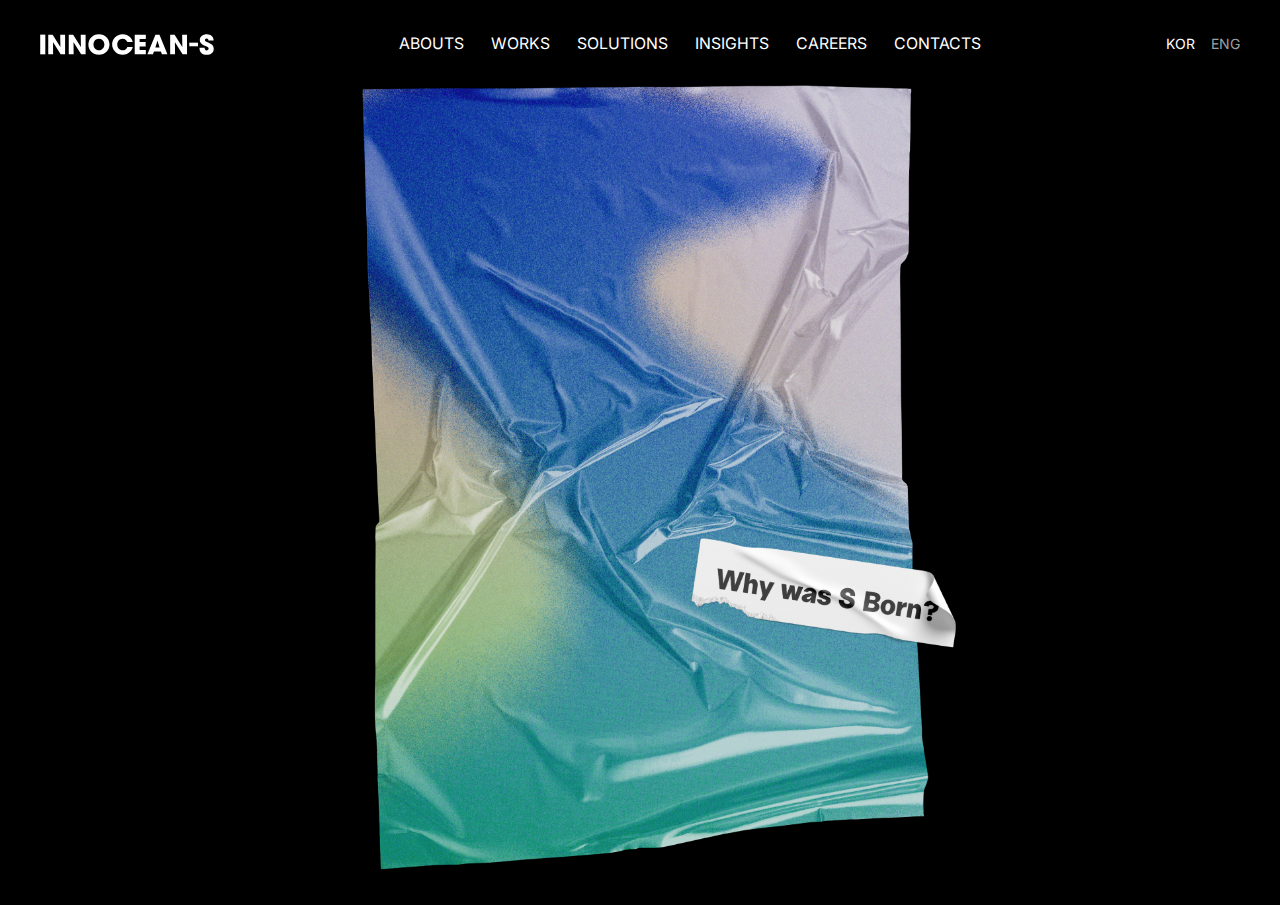
<file: index.html>
<!DOCTYPE html>
<html lang="ko">

<head>
    <meta charset="UTF-8">
    <meta name="viewport" content="width=device-width, initial-scale=1.0">
    <title>index-02</title>
    <link rel="stylesheet" href="css/style.css">

    <script>
        window.onload = () => {
            document.querySelector('.nav_btn').addEventListener('click', () => {
               document.querySelector('.nav_mobile').classList.add('active');
            });

             document.querySelector('.close_button').addEventListener('click', () => {
               document.querySelector('.nav_mobile').classList.remove('active');
            });

        };//script end
    </script>
</head>

<body>
    <header class="header">
        <div class="inner">
            <h1 class="logo">
                <a href="#"><img src="img/logo.svg" alt=""></a>
            </h1><!-- .logo -->

            
            <!-- pc버전 -->
            <nav class="nav_pc pc">
                <ul class="gnb">
                    <li><a href="#">ABOUTS</a></li>
                    <li><a href="#">WORKS</a></li>
                    <li><a href="#">SOLUTIONS</a></li>
                    <li><a href="#">INSIGHTS</a></li>
                    <li><a href="#">CAREERS</a></li>
                    <li><a href="#">CONTACTS</a></li>
                </ul><!-- gnb -->
            </nav><!-- nav_pc -->

            <ul class="lang pc">
                <li><a href="#">KOR</a></li>
                <li><a href="#">ENG</a></li>
            </ul><!-- .lang -->

            <!-- 모바일버전 -->
            <botton class="nav_btn mobile">
                <img src="img/btn_menu.svg" alt="메뉴버튼">
            </botton><!-- nav_btn -->

            <nav class="nav_mobile mobile">

                <div class="close_button">
                    <img src="img/ic_close.svg" alt="메뉴닫기">
                </div><!-- .close_button -->

                <ul class="gnb">
                    <li><a href="#">ABOUTS</a></li>
                    <li><a href="#">WORKS</a></li>
                    <li><a href="#">SOLUTIONS</a></li>
                    <li><a href="#">INSIGHTS</a></li>
                    <li><a href="#">CAREERS</a></li>
                    <li><a href="#">CONTACTS</a></li>
                </ul><!-- gnb -->


                <ul class="lang">
                    <li><a href="#">KOR</a></li>
                    <li><a href="#">ENG</a></li>
                </ul><!-- .lang -->
            </nav><!-- nav_mobile -->

        </div><!-- .inner -->
    </header><!-- .header -->



    <main class="main">
        <section class="main_visual">
            <img src="img/kv.png" alt="">
        </section><!-- main_visual -->
    </main><!-- .main -->
</body>

</html>
</file>
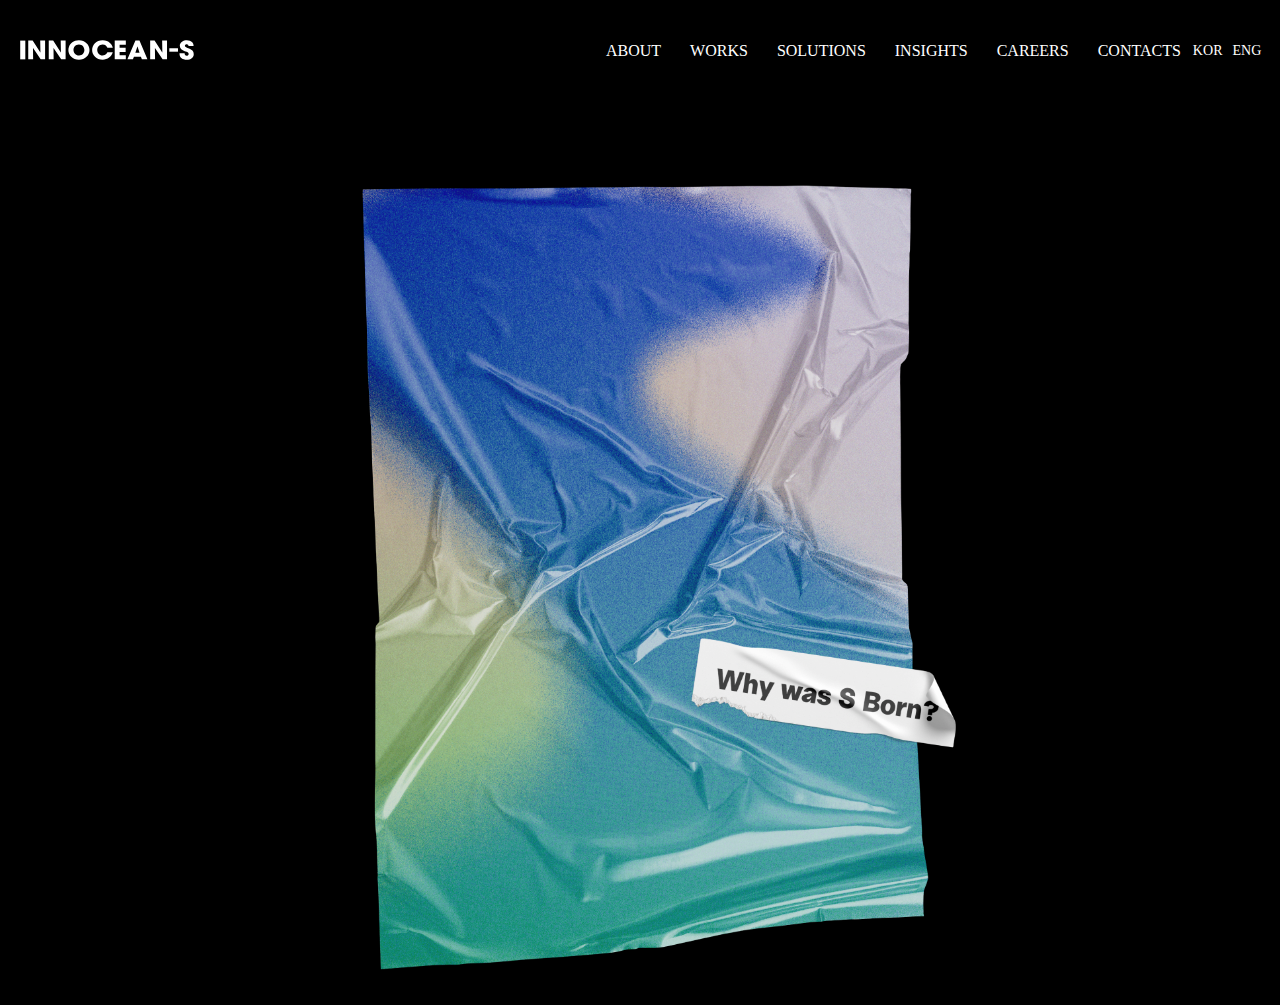
<file: index-01.html>
<!DOCTYPE html>
<html lang="ko">
<head>
    <meta charset="UTF-8">
    <meta name="viewport" content="width=device-width, initial-scale=1.0">
    <title>index</title>
    <link rel="stylesheet" href="css/index.css">
</head>
<body>
    <header class="header">
        <div class="inner">
            <h1 class="logo">
                <a href="#"><img src="img/logo.svg" alt=""></a>
            </h1><!-- .logo -->


             <nav class="nav_pc pc">
                
                <div class="center">
                <ul class="gnb">
                  
                          <li><a href="#" class="depth-01">ABOUT</a></li>
                        <li><a href="#" class="depth-01">WORKS</a></li>
                       <li><a href="#" class="depth-01">SOLUTIONS</a></li>
                        <li><a href="#" class="depth-01">INSIGHTS</a></li>
                       <li><a href="#" class="depth-01">CAREERS</a></li>
                       <li><a href="#" class="depth-01">CONTACTS</a></li>
                        
                   

                    
                    </ul><!-- .gnb -->
                    </div><!-- .center -->
                    <div class="right">
                    <ul class="gnb-02">
                        
                        <li><a href="#" class="depth-02">KOR</a></li>
                        <li><a href="#" class="depth-02">ENG</a></li>
                            
                        </ul><!-- .gnb-02 -->
                        </div><!-- .right -->
                    </nav><!-- nav_pc -->


        </div><!-- .inner -->
    </header><!-- .header -->



    <main class="main">
        <div class="main_visual">
            <img src="img/kv.png" alt="">
        </div><!-- .main_visual -->

    </main><!-- .main -->
</body>
</html>
</file>
<file: css/style.css>
@charset "utf-8";


@import url('https://fonts.googleapis.com/css2?family=Inter:ital,opsz,wght@0,14..32,100..900;1,14..32,100..900&display=swap');
 /* font-family: "Inter", sans-serif; */
/* 일단 주석처리후 필요할때 복사해서 넣기 */
* {
    margin: 0;
    padding: 0;
    box-sizing: border-box;
}
li {
    list-style: none;
}
a {
    text-decoration: none;
    color: inherit;
}

body {
    background-color: black;
     font-family: "Inter", sans-serif;
     font-weight: 400;
     color: #fff;
    position: relative;
    }

button {
    border: 0;
    background-color: transparent;
}

.mobile {
    display: none;
}


/* 헤더시작 */
.header {
    height: 87.84px;
    padding: 0 39.96px;
    position: absolute;
    top: 0;
    left: 0;
    width: 100%;
}
.header .inner {
    height: 100%;
    display: flex;
    justify-content: space-between;
    align-items: center;

}

/* 헤더-로고 */
.header .inner .logo {
    width: 173.88px;
}
.header .inner .logo a {
    display: block;  /* a태그여서 블록을 걸어준다 */
    width: 100%;
    }   
.header .inner .logo a img {
    width: 100%;
    
}




/* 헤더-메뉴 */
.header .inner .nav_pc .gnb {
    display: flex;
    gap: 5px;
}
.header .inner .nav_pc .gnb li:hover  {
    background-color: #fff;
    color: black;
    transition: all 0.7s;
    font-size: 18px;
    border-radius: 20px;
    width: 100%;
}
.header .inner .nav_pc .gnb li {
    display: block;/* 수치가 안잡혀서 걸어줌 */
    padding: 5.94px 11px;
    font-size: 15.84px;
}
.header .inner .nav_pc .gnb li a {
    
}

.header .inner .lang {
    display: flex;
    gap: 15.84px;
    
}

/* 헤더-언어 */
.header .inner .lang li {
    font-size: 14.04px;
}
.header .inner .lang li:nth-child(2) {
color: #9f9fa1;
}

/* 메인시작 */

.main_visual {
    height: 100vh;
    display: flex;
    justify-content: center;
    align-items: center;
}
/* img는 인라인태그임-> 수직수평가운데하려면 비주얼에 flex,center걸어줘야함 */
.main_visual img {
width: 757.984px;
}



/* 미디어 쿼리 시작 */

@media screen and (max-width: 1024px) {
    .pc,
    .header .inner .lang.pc {display: none;} 
    /* 우선순위는 선택자가 많은것이 이기므로 선택자 전체적기 */
    .mobile {display: block;}

    .header {
        height: 72px;
        padding: 0 24px;
    }

    .header .inner .logo {
     width: 148px;   
    }
    .header .inner .nav_mobile {
    width: 100%;
    height: 100%;
    position: fixed;
    right: -100%;
    top: 0;
    background-color: #000000;
    padding: 155px 32px 24px 0;
    display: flex;
    flex-direction: column;
    justify-content: space-between;
    align-items: flex-end; /* 아이템 우측정렬 */
    text-align: right;/* 글자 우측정렬 */
    transition: all 0.7s;
}
    .header .inner .nav_mobile .close_button {
    position: absolute;
    top: 17px;
    right: 24px;
    
    }
    .header .inner .nav_mobile .gnb  {
    display:flex;
    flex-direction: column;
        gap: 24px;
    }
    .header .inner .nav_mobile .gnb li {
        font-size: 55px;
        font-weight: 700;
        
    }

    .header .inner .nav_mobile .gnb li {
    display: block;
    padding: 6px 8px;
    }

    .header .inner .nav_mobile.active {
    right: 0;
}

}/* 1024 */

@media screen and (max-width: 480px) {
    .main_visual img {
        width: 318px;
    }
.header .inner .nav_mobile .gnb li {
    display: block;
}
.header .inner .nav_mobile .gnb li a {
display: inline-block;
padding: 6px 12px;
transition: all 0.3s ease;
color: #fff;
border-radius: 20px;
}

.header .inner .nav_mobile .gnb li:hover a {
background-color: inherit;
border: 1px solid #fff;
color: #fff;

}

}
</file>
<file: css/index.css>
@charset "utf-8";

* {
    margin: 0;
    padding: 0;
    box-sizing: border-box;
}

li {
    list-style: none;
}

a {
    text-decoration: none;
    color: inherit;
}

body {
    background-color: black;

}
/* 헤더시작 */
.header {
    width: 100%;
    align-items: center;
    
}

.header .inner {
    max-width: 1905px;
    width: calc(100% - 40px);
    margin: 0 auto;
    display: flex;
    justify-content: space-between;
    align-items: center;
    height: 100%;
    
    height: 100px;
    
}
.header .inner .logo {
    width: 173.88px;
    
}

.header .inner .logo a {
display: block;
width: 100%;

}
.header .inner .logo a img {
    width: 100%;
    display: block;
}



/* 헤더-네비게이션 */
.header .inner .nav_pc {
    display: flex;
   align-items: center;
    width: 666px;
}


.header .inner .nav_pc .center .gnb {
    display: flex;
     justify-content: center;
     width: 100%;
     gap: 5px;
     align-items: center;
     text-align: center;

     
}
.header .inner .nav_pc .center .gnb li:hover .depth-01 {
    background-color: #fff;
    color: black;
    transition: all 0.7s;
    font-size: 18px;

}
.header .inner .nav_pc .center .gnb li {
    
}
.header .inner .nav_pc .center .gnb li .depth-01 {
    font-size: 16px;
    border: 1px solid transparent;
    border-radius: 20px;
    line-height: 21px;
    padding: 6px 11px;
    color: #fff;

}

.header .inner .nav_pc .right .gnb-02 { 
    display: flex;
    justify-content: space-between;
    gap: 10px;
}

.header .inner .nav_pc .right .gnb-02 a {
    font-size: 14.04px;
    color:#fff;
}

.header .inner .nav_pc .right .gnb-02 .depth-02:first-child  li a {
font-weight: bold;
}

.main {
    position: relative;
    height: 100vh;
    display: flex;
    justify-content: center;
    align-items: center;
}

.main .main_visual {
    position: relative;
    width: 100%;
    height: 100%;
}

.main .main_visual img {
    position: absolute;
    top: 50%;
    left: 50%;
    transform: translate(-50%, -50%);
    align-items: center;
    width: 758px;
    height: 910px;
    margin: 0 auto;
    object-fit: cover;
}
</file>
